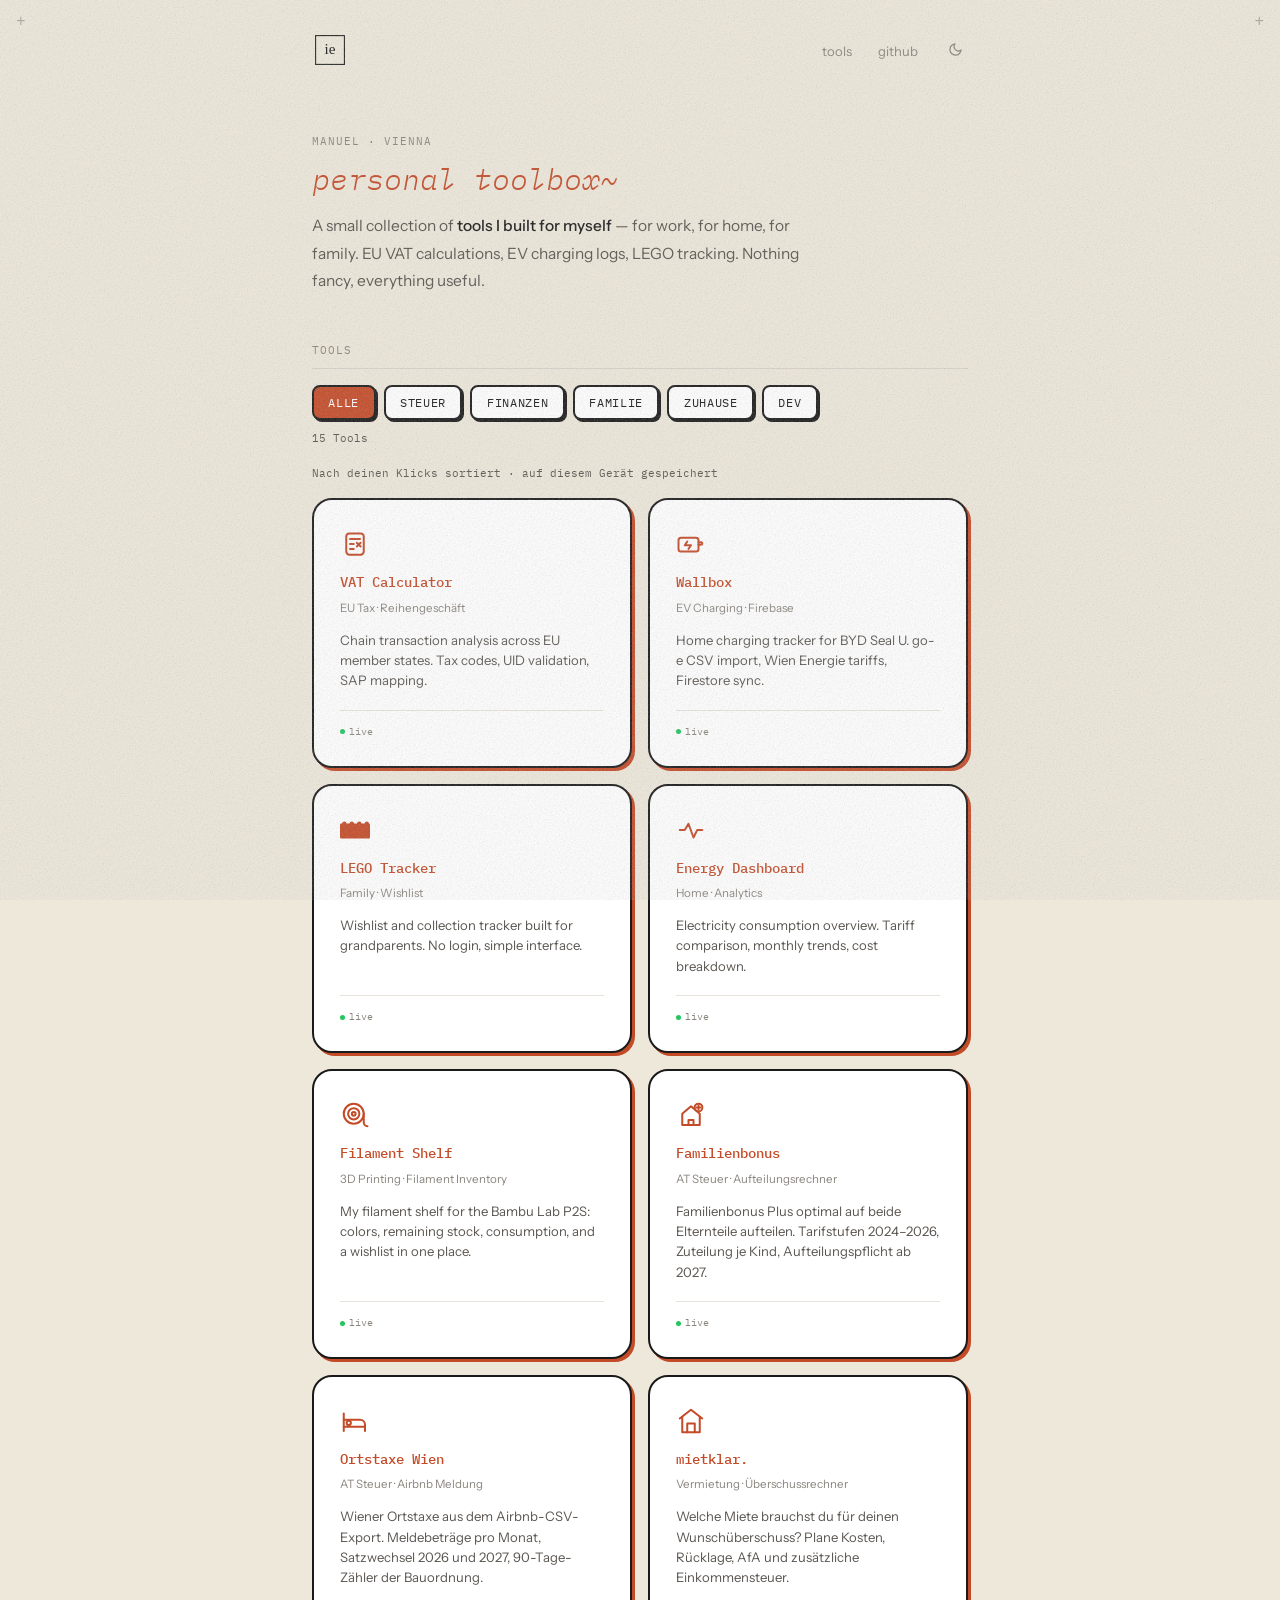
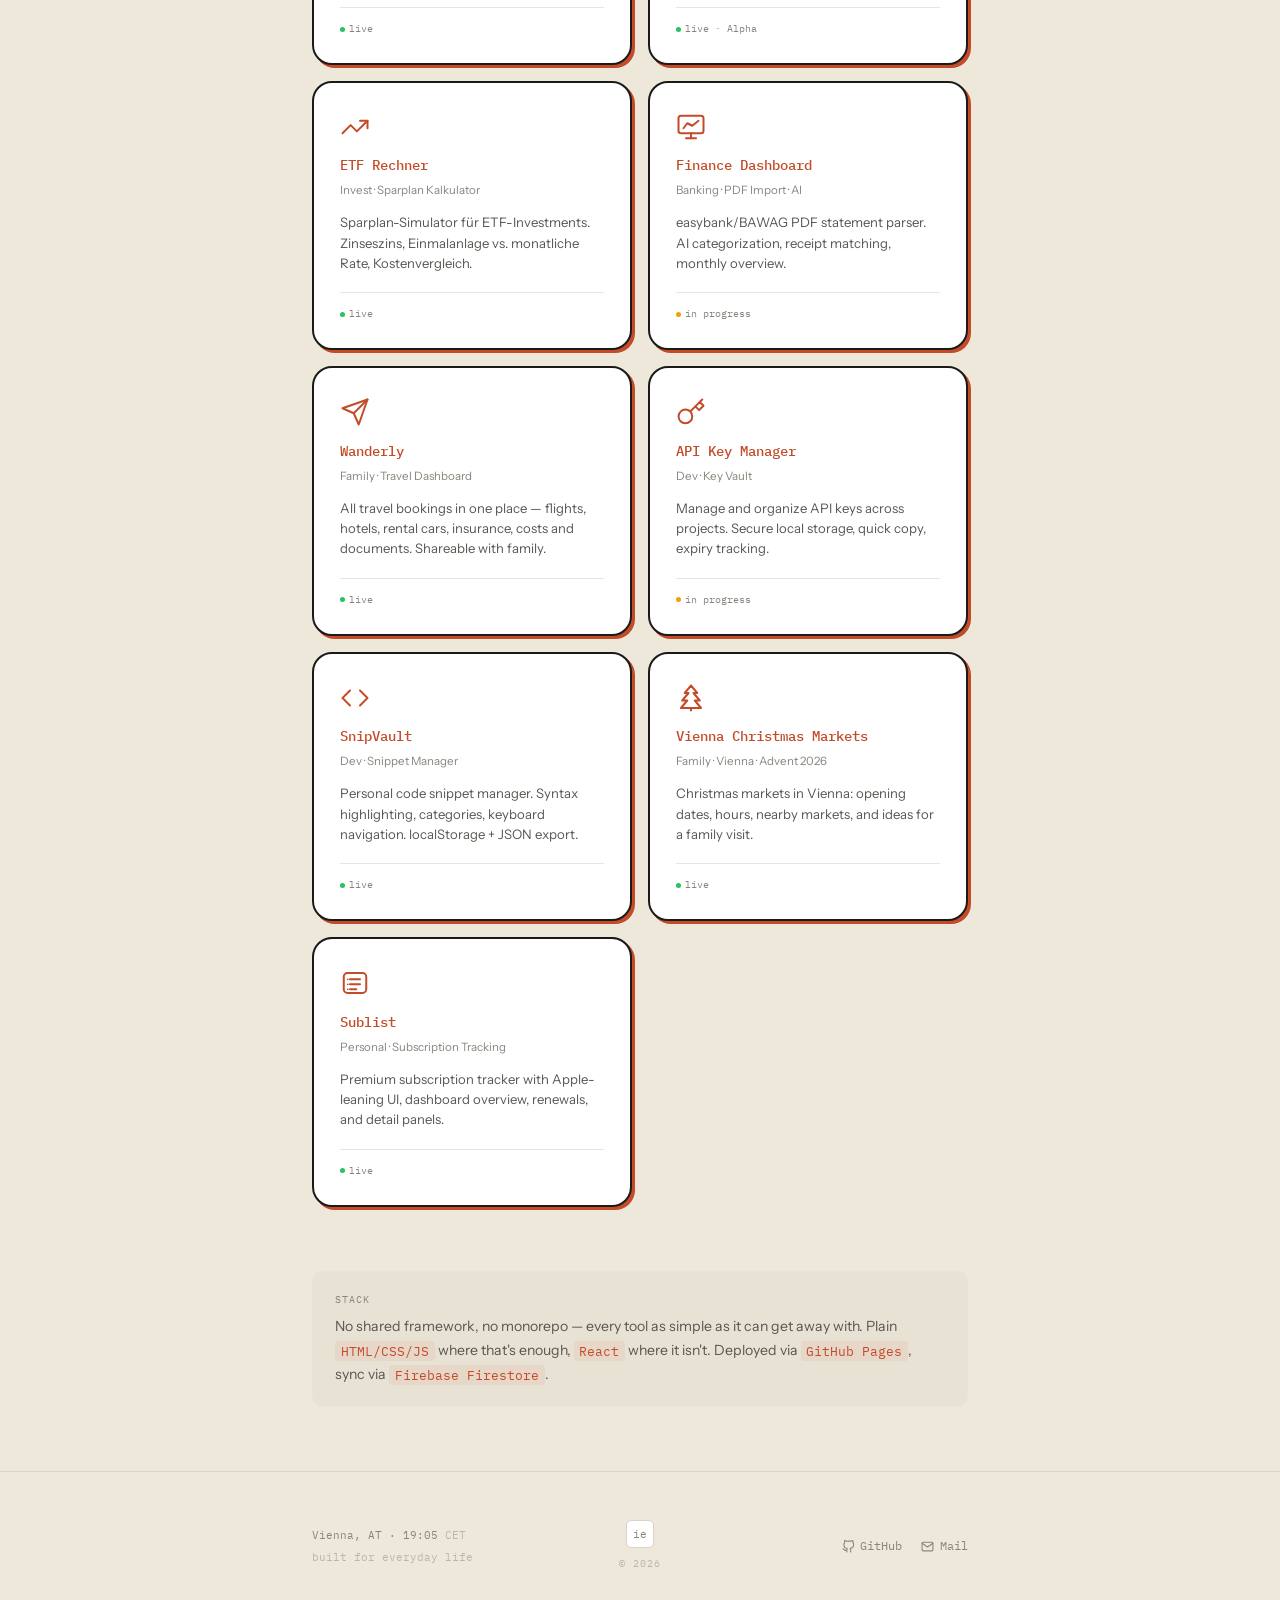
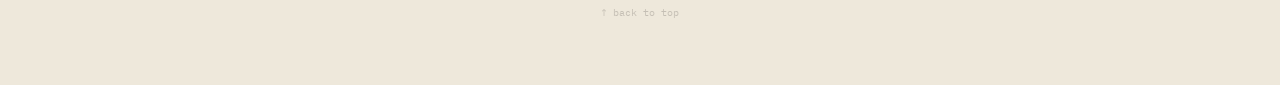
<file: index.html>
<!DOCTYPE html>
<html lang="de" data-theme="light">
<head>
  <meta charset="UTF-8">
  <meta name="viewport" content="width=device-width, initial-scale=1.0">
  <title>manuels toolbox</title>
  <meta name="description" content="Personal toolbox by Manuel, Vienna.">
  <link rel="canonical" href="https://manuel.tools/">

  <!-- Icons — SVG zuerst, PNG als Fallback für Browser ohne SVG-Favicon -->
  <link rel="icon" href="favicon.svg" type="image/svg+xml">
  <link rel="alternate icon" href="apple-touch-icon.png" type="image/png">
  <link rel="apple-touch-icon" href="apple-touch-icon.png">

  <!-- Farbe der Browser-Leiste. Bewusst OHNE media-Query: das Theme hängt an
       data-theme/localStorage und kann von der OS-Einstellung abweichen. Den
       Wert setzen darum Init-Script und toggleTheme() passend zum wirklich
       gerenderten Theme. Muss zu --bg in styles.css passen. -->
  <meta name="theme-color" content="#eee8db">

  <!-- Link-Vorschau (WhatsApp, iMessage, Slack …). Das Bild ist 540×540,
       also quadratisch — deshalb summary und nicht summary_large_image. -->
  <meta property="og:type" content="website">
  <meta property="og:url" content="https://manuel.tools/">
  <meta property="og:title" content="manuels toolbox">
  <meta property="og:description" content="Personal toolbox by Manuel, Vienna.">
  <meta property="og:image" content="https://manuel.tools/apple-touch-icon.png">
  <meta property="og:image:alt" content="ie — Monogramm">
  <meta name="twitter:card" content="summary">

  <!-- 1. Dark Mode Init — MUSS vor CSS kommen, blocking -->
  <script>
    (function() {
      var saved;
      try { saved = localStorage.getItem('theme'); } catch(e) {}
      if (!saved) saved = window.matchMedia('(prefers-color-scheme: dark)').matches ? 'dark' : 'light';
      document.documentElement.setAttribute('data-theme', saved);
      var meta = document.querySelector('meta[name="theme-color"]');
      if (meta) meta.setAttribute('content', saved === 'dark' ? '#1e2024' : '#eee8db');
    })();
  </script>
  <!-- 2. Fonts -->
  <link rel="preconnect" href="https://fonts.googleapis.com">
  <link rel="preconnect" href="https://fonts.gstatic.com" crossorigin>
  <link href="https://fonts.googleapis.com/css2?family=IBM+Plex+Mono:ital,wght@0,300;0,400;0,500;1,300&family=Instrument+Sans:wght@400;500;600&display=swap" rel="stylesheet">
  <!-- 3. CSS -->
  <link rel="stylesheet" href="styles.css?v=5">
</head>
<body>

<!-- Grain overlay -->
<svg class="grain" aria-hidden="true">
  <filter id="grain-filter">
    <feTurbulence type="fractalNoise" baseFrequency="0.68" numOctaves="3" stitchTiles="stitch"/>
    <feColorMatrix type="saturate" values="0"/>
  </filter>
  <rect width="100%" height="100%" filter="url(#grain-filter)"/>
</svg>

<!-- Crop marks -->
<span class="crop-mark tl" aria-hidden="true">+</span>
<span class="crop-mark tr" aria-hidden="true">+</span>

<div class="container">
  <header>
    <nav>
      <a href="/" class="site-logo-link" aria-label="ieeks home">
        <svg width="36" height="36" viewBox="0 0 100 100" aria-hidden="true" class="site-logo-svg">
          <rect x="10" y="10" width="80" height="80" fill="none" stroke="currentColor" stroke-width="3"/>
          <text x="50" y="62" text-anchor="middle" font-size="42" fill="currentColor" font-family="serif">ie</text>
        </svg>
      </a>
      <ul class="nav-right">
        <li><a href="#tools">tools</a></li>
        <li><a href="https://github.com/ieeks" target="_blank" rel="noreferrer">github</a></li>
        <li>
          <button aria-label="Theme wechseln" class="theme-toggle" onclick="toggleTheme()">
            <svg class="icon-moon" width="15" height="15" fill="none" stroke="currentColor" stroke-width="2" viewBox="0 0 24 24" aria-hidden="true">
              <path d="M21 12.79A9 9 0 1111.21 3 7 7 0 0021 12.79z" stroke-linecap="round" stroke-linejoin="round"/>
            </svg>
            <svg class="icon-sun" width="15" height="15" fill="none" stroke="currentColor" stroke-width="2" viewBox="0 0 24 24" aria-hidden="true">
              <circle cx="12" cy="12" r="5"/>
              <path d="M12 1v2M12 21v2M4.22 4.22l1.42 1.42M18.36 18.36l1.42 1.42M1 12h2M21 12h2M4.22 19.78l1.42-1.42M18.36 5.64l1.42-1.42" stroke-linecap="round"/>
            </svg>
          </button>
        </li>
      </ul>
    </nav>
  </header>

  <section class="intro">
    <div class="intro-eyebrow">MANUEL · VIENNA</div>
    <h1 class="intro-heading" id="scramble-heading" data-scramble data-text="personal toolbox~">personal toolbox~</h1>
    <p class="intro-bio">A small collection of <strong>tools I built for myself</strong> — for work, for home, for family. EU VAT calculations, EV charging logs, LEGO tracking. Nothing fancy, everything useful.</p>
  </section>

  <section class="tools-section" id="tools">
    <h2 class="section-label">Tools</h2>
    <div class="tool-filters" role="group" aria-label="Tools filtern">
      <button type="button" data-filter="all" aria-pressed="true">Alle</button>
      <button type="button" data-filter="tax" aria-pressed="false">Steuer</button>
      <button type="button" data-filter="money" aria-pressed="false">Finanzen</button>
      <button type="button" data-filter="family" aria-pressed="false">Familie</button>
      <button type="button" data-filter="home" aria-pressed="false">Zuhause</button>
      <button type="button" data-filter="dev" aria-pressed="false">Dev</button>
    </div>
    <p class="tool-count" id="tool-count" aria-live="polite"></p>
    <p class="tool-count">Nach deinen Klicks sortiert · auf diesem Gerät gespeichert</p>
    <div class="tools-grid" id="tools-grid">

      <a class="tool-card" data-cat="tax" href="https://manuel.tools/eu-vat-reihengeschaeftrechner/" target="_blank" rel="noreferrer">
        <span class="tool-icon" aria-hidden="true">
          <svg width="30" height="30" viewBox="0 0 24 24" fill="none" stroke="currentColor" stroke-width="1.6" stroke-linecap="round" stroke-linejoin="round">
            <rect x="5" y="3.5" width="14" height="17" rx="2.5"/>
            <line x1="8" y1="8" x2="16" y2="8"/>
            <line x1="8" y1="12" x2="11" y2="12"/>
            <line x1="13.5" y1="11" x2="16.5" y2="14"/>
            <line x1="16.5" y1="11" x2="13.5" y2="14"/>
            <line x1="8" y1="16" x2="11" y2="16"/>
          </svg>
        </span>
        <h3 class="tool-name">VAT Calculator</h3>
        <div class="tool-type">EU Tax · Reihengeschäft</div>
        <div class="tool-desc">Chain transaction analysis across EU member states. Tax codes, UID validation, SAP mapping.</div>
        <div class="tool-footer">
          <span class="tool-status status-live"><span class="dot live"></span><b>live</b></span>
          <span class="tool-arrow" aria-hidden="true">↗</span>
        </div>
      </a>

      <a class="tool-card" data-cat="home" href="https://manuel.tools/wallbox/" target="_blank" rel="noreferrer">
        <span class="tool-icon" aria-hidden="true">
          <svg width="30" height="30" viewBox="0 0 24 24" fill="none" stroke="currentColor" stroke-width="1.6" stroke-linecap="round" stroke-linejoin="round">
            <rect x="2" y="7" width="16" height="11" rx="2"/>
            <path d="M18 10.5h2a1 1 0 010 2h-2"/>
            <path d="M9 10l-2 3h5l-2 3"/>
          </svg>
        </span>
        <h3 class="tool-name">Wallbox</h3>
        <div class="tool-type">EV Charging · Firebase</div>
        <div class="tool-desc">Home charging tracker for BYD Seal U. go-e CSV import, Wien Energie tariffs, Firestore sync.</div>
        <div class="tool-footer">
          <span class="tool-status status-live"><span class="dot live"></span><b>live</b></span>
          <span class="tool-arrow" aria-hidden="true">↗</span>
        </div>
      </a>

      <a class="tool-card" data-cat="family" href="https://manuel.tools/lego-tracker/" target="_blank" rel="noreferrer">
        <span class="tool-icon" aria-hidden="true">
          <svg fill="none" height="17" viewBox="0 0 28 16" width="30" xmlns="http://www.w3.org/2000/svg">
            <rect fill="currentColor" height="14" rx="1" width="28" x="0" y="2" />
            <circle cx="4"  cy="2" fill="currentColor" r="2" />
            <circle cx="11" cy="2" fill="currentColor" r="2" />
            <circle cx="18" cy="2" fill="currentColor" r="2" />
            <circle cx="25" cy="2" fill="currentColor" r="2" />
            <circle cx="4"  cy="7" fill="currentColor" opacity="0.3" r="2" />
            <circle cx="11" cy="7" fill="currentColor" opacity="0.3" r="2" />
            <circle cx="18" cy="7" fill="currentColor" opacity="0.3" r="2" />
            <circle cx="25" cy="7" fill="currentColor" opacity="0.3" r="2" />
          </svg>
        </span>
        <h3 class="tool-name">LEGO Tracker</h3>
        <div class="tool-type">Family · Wishlist</div>
        <div class="tool-desc">Wishlist and collection tracker built for grandparents. No login, simple interface.</div>
        <div class="tool-footer">
          <span class="tool-status status-live"><span class="dot live"></span><b>live</b></span>
          <span class="tool-arrow" aria-hidden="true">↗</span>
        </div>
      </a>

      <a class="tool-card" data-cat="home" href="https://manuel.tools/gmail-pdf-sync/" target="_blank" rel="noreferrer">
        <span class="tool-icon" aria-hidden="true">
          <svg width="30" height="30" viewBox="0 0 24 24" fill="none" stroke="currentColor" stroke-width="1.6" stroke-linecap="round" stroke-linejoin="round">
            <polyline points="3 12 7 12 10 7 14 18 17 12 21 12"/>
          </svg>
        </span>
        <h3 class="tool-name">Energy Dashboard</h3>
        <div class="tool-type">Home · Analytics</div>
        <div class="tool-desc">Electricity consumption overview. Tariff comparison, monthly trends, cost breakdown.</div>
        <div class="tool-footer">
          <span class="tool-status status-live"><span class="dot live"></span><b>live</b></span>
          <span class="tool-arrow" aria-hidden="true">↗</span>
        </div>
      </a>

      <a class="tool-card" data-cat="home" href="https://manuel.tools/filament-shelf/" target="_blank" rel="noreferrer">
        <span class="tool-icon" aria-hidden="true">
          <svg width="30" height="30" viewBox="0 0 24 24" fill="none" stroke="currentColor" stroke-width="1.6" stroke-linecap="round" stroke-linejoin="round">
            <circle cx="11" cy="11" r="8"/>
            <circle cx="11" cy="11" r="4.5"/>
            <circle cx="11" cy="11" r="1.5"/>
            <path d="M19 11v7a3 3 0 0 0 3 3"/>
          </svg>
        </span>
        <h3 class="tool-name">Filament Shelf</h3>
        <div class="tool-type">3D Printing · Filament Inventory</div>
        <div class="tool-desc">My filament shelf for the Bambu Lab P2S: colors, remaining stock, consumption, and a wishlist in one place.</div>
        <div class="tool-footer">
          <span class="tool-status status-live"><span class="dot live"></span><b>live</b></span>
          <span class="tool-arrow" aria-hidden="true">↗</span>
        </div>
      </a>

      <a class="tool-card" data-cat="tax family" href="https://manuel.tools/familienbonus/" target="_blank" rel="noreferrer">
        <span class="tool-icon" aria-hidden="true">
          <svg width="30" height="30" viewBox="0 0 24 24" fill="none" stroke="currentColor" stroke-width="1.6" stroke-linecap="round" stroke-linejoin="round">
            <path d="M5 20V11l7-6 7 6v9Z"/>
            <path d="M10 20v-4h4v4"/>
            <circle cx="18" cy="6" r="3.1"/>
            <path d="M18 4.5v3M16.5 6h3"/>
          </svg>
        </span>
        <h3 class="tool-name">Familienbonus</h3>
        <div class="tool-type">AT Steuer · Aufteilungsrechner</div>
        <div class="tool-desc">Familienbonus Plus optimal auf beide Elternteile aufteilen. Tarifstufen 2024–2026, Zuteilung je Kind, Aufteilungspflicht ab 2027.</div>
        <div class="tool-footer">
          <span class="tool-status status-live"><span class="dot live"></span><b>live</b></span>
          <span class="tool-arrow" aria-hidden="true">↗</span>
        </div>
      </a>

      <a class="tool-card" data-cat="tax money" href="https://manuel.tools/ortstaxe-wien/" target="_blank" rel="noreferrer">
        <span class="tool-icon" aria-hidden="true">
          <svg width="30" height="30" viewBox="0 0 24 24" fill="none" stroke="currentColor" stroke-width="1.6" stroke-linecap="round" stroke-linejoin="round">
            <path d="M3 20V6"/>
            <path d="M3 11h13a4 4 0 0 1 4 4v5"/>
            <path d="M3 16.5h17"/>
            <circle cx="7" cy="13.5" r="1.7"/>
          </svg>
        </span>
        <h3 class="tool-name">Ortstaxe Wien</h3>
        <div class="tool-type">AT Steuer · Airbnb Meldung</div>
        <div class="tool-desc">Wiener Ortstaxe aus dem Airbnb-CSV-Export. Meldebeträge pro Monat, Satzwechsel 2026 und 2027, 90-Tage-Zähler der Bauordnung.</div>
        <div class="tool-footer">
          <span class="tool-status status-live"><span class="dot live"></span><b>live</b></span>
          <span class="tool-arrow" aria-hidden="true">↗</span>
        </div>
      </a>

      <a class="tool-card" data-cat="tax money" href="https://manuel.tools/mietklar/" target="_blank" rel="noreferrer">
        <span class="tool-icon" aria-hidden="true">
          <svg width="30" height="30" viewBox="0 0 24 24" fill="none" stroke="currentColor" stroke-width="1.6" stroke-linecap="round" stroke-linejoin="round">
            <path d="M3 10l9-7 9 7"/>
            <path d="M5 9v12h14V9"/>
            <path d="M9 21v-7h6v7"/>
          </svg>
        </span>
        <h3 class="tool-name">mietklar.</h3>
        <div class="tool-type">Vermietung · Überschussrechner</div>
        <div class="tool-desc">Welche Miete brauchst du für deinen Wunschüberschuss? Plane Kosten, Rücklage, AfA und zusätzliche Einkommensteuer.</div>
        <div class="tool-footer">
          <span class="tool-status status-live"><span class="dot live"></span><b>live · Alpha</b></span>
          <span class="tool-arrow" aria-hidden="true">↗</span>
        </div>
      </a>

      <a class="tool-card" data-cat="money" href="https://manuel.tools/etf-rechner/" target="_blank" rel="noreferrer">
        <span class="tool-icon" aria-hidden="true">
          <svg width="30" height="30" viewBox="0 0 24 24" fill="none" stroke="currentColor" stroke-width="1.6" stroke-linecap="round" stroke-linejoin="round">
            <polyline points="22 7 13.5 15.5 8.5 10.5 2 17"/>
            <polyline points="16 7 22 7 22 13"/>
          </svg>
        </span>
        <h3 class="tool-name">ETF Rechner</h3>
        <div class="tool-type">Invest · Sparplan Kalkulator</div>
        <div class="tool-desc">Sparplan-Simulator für ETF-Investments. Zinseszins, Einmalanlage vs. monatliche Rate, Kostenvergleich.</div>
        <div class="tool-footer">
          <span class="tool-status status-live"><span class="dot live"></span><b>live</b></span>
          <span class="tool-arrow" aria-hidden="true">↗</span>
        </div>
      </a>

      <a class="tool-card" data-cat="money" href="https://manuel.tools/finance-dashboard/" target="_blank" rel="noreferrer">
        <span class="tool-icon" aria-hidden="true">
          <svg width="30" height="30" viewBox="0 0 24 24" fill="none" stroke="currentColor" stroke-width="1.6" stroke-linecap="round" stroke-linejoin="round">
            <rect x="2" y="3" width="20" height="14" rx="2"/>
            <line x1="8" y1="21" x2="16" y2="21"/>
            <line x1="12" y1="17" x2="12" y2="21"/>
            <polyline points="6 13 9 9 13 11 18 7"/>
          </svg>
        </span>
        <h3 class="tool-name">Finance Dashboard</h3>
        <div class="tool-type">Banking · PDF Import · AI</div>
        <div class="tool-desc">easybank/BAWAG PDF statement parser. AI categorization, receipt matching, monthly overview.</div>
        <div class="tool-footer">
          <span class="tool-status status-wip"><span class="dot wip"></span><b>in progress</b></span>
          <span class="tool-arrow" aria-hidden="true">↗</span>
        </div>
      </a>

      <a class="tool-card" data-cat="family" href="https://manuel.tools/wanderly/" target="_blank" rel="noreferrer">
        <span class="tool-icon" aria-hidden="true">
          <svg width="30" height="30" viewBox="0 0 24 24" fill="none" stroke="currentColor" stroke-width="1.6" stroke-linecap="round" stroke-linejoin="round">
            <path d="M22 2L11 13"/>
            <path d="M22 2L15 22 11 13 2 9l20-7z"/>
          </svg>
        </span>
        <h3 class="tool-name">Wanderly</h3>
        <div class="tool-type">Family · Travel Dashboard</div>
        <div class="tool-desc">All travel bookings in one place — flights, hotels, rental cars, insurance, costs and documents. Shareable with family.</div>
        <div class="tool-footer">
          <span class="tool-status status-live"><span class="dot live"></span><b>live</b></span>
          <span class="tool-arrow" aria-hidden="true">↗</span>
        </div>
      </a>

      <a class="tool-card" data-cat="dev" href="https://manuel.tools/apikey-app/" target="_blank" rel="noreferrer">
        <span class="tool-icon" aria-hidden="true">
          <svg width="30" height="30" viewBox="0 0 24 24" fill="none" stroke="currentColor" stroke-width="1.6" stroke-linecap="round" stroke-linejoin="round">
            <path d="M21 2l-2 2m-7.61 7.61a5.5 5.5 0 1 1-7.778 7.778 5.5 5.5 0 0 1 7.777-7.777zm0 0L15.5 7.5m0 0l3 3L22 7l-3-3m-3.5 3.5L19 4"/>
          </svg>
        </span>
        <h3 class="tool-name">API Key Manager</h3>
        <div class="tool-type">Dev · Key Vault</div>
        <div class="tool-desc">Manage and organize API keys across projects. Secure local storage, quick copy, expiry tracking.</div>
        <div class="tool-footer">
          <span class="tool-status status-wip"><span class="dot wip"></span><b>in progress</b></span>
          <span class="tool-arrow" aria-hidden="true">↗</span>
        </div>
      </a>

      <a class="tool-card" data-cat="dev" href="https://manuel.tools/snipvault/" target="_blank" rel="noreferrer">
        <span class="tool-icon" aria-hidden="true">
          <svg width="30" height="30" viewBox="0 0 24 24" fill="none" stroke="currentColor" stroke-width="1.6" stroke-linecap="round" stroke-linejoin="round">
            <polyline points="16 18 22 12 16 6"/>
            <polyline points="8 6 2 12 8 18"/>
          </svg>
        </span>
        <h3 class="tool-name">SnipVault</h3>
        <div class="tool-type">Dev · Snippet Manager</div>
        <div class="tool-desc">Personal code snippet manager. Syntax highlighting, categories, keyboard navigation. localStorage + JSON export.</div>
        <div class="tool-footer">
          <span class="tool-status status-live"><span class="dot live"></span><b>live</b></span>
          <span class="tool-arrow" aria-hidden="true">↗</span>
        </div>
      </a>

      <a class="tool-card" data-cat="family" href="https://manuel.tools/xmas/" target="_blank" rel="noreferrer">
        <span class="tool-icon" aria-hidden="true">
          <svg width="30" height="30" viewBox="0 0 24 24" fill="none" stroke="currentColor" stroke-width="1.6" stroke-linecap="round" stroke-linejoin="round">
            <path d="M12 2 7 8h3l-5 6h4l-5 6h16l-5-6h4l-5-6h3L12 2Z"/>
            <path d="M12 20v2"/>
          </svg>
        </span>
        <h3 class="tool-name">Vienna Christmas Markets</h3>
        <div class="tool-type">Family · Vienna · Advent 2026</div>
        <div class="tool-desc">Christmas markets in Vienna: opening dates, hours, nearby markets, and ideas for a family visit.</div>
        <div class="tool-footer">
          <span class="tool-status status-live"><span class="dot live"></span><b>live</b></span>
          <span class="tool-arrow" aria-hidden="true">↗</span>
        </div>
      </a>

      <a class="tool-card" data-cat="money" href="https://manuel.tools/sublist-web/" target="_blank" rel="noreferrer">
        <span class="tool-icon" aria-hidden="true">
          <svg width="30" height="30" viewBox="0 0 24 24" fill="none" stroke="currentColor" stroke-width="1.6" stroke-linecap="round" stroke-linejoin="round">
            <rect x="3" y="4" width="18" height="16" rx="3"/>
            <line x1="8" y1="9" x2="16" y2="9"/>
            <line x1="8" y1="13" x2="16" y2="13"/>
            <line x1="8" y1="17" x2="13" y2="17"/>
            <circle cx="6.2" cy="9" r="0.7" fill="currentColor" stroke="none"/>
            <circle cx="6.2" cy="13" r="0.7" fill="currentColor" stroke="none"/>
            <circle cx="6.2" cy="17" r="0.7" fill="currentColor" stroke="none"/>
          </svg>
        </span>
        <h3 class="tool-name">Sublist</h3>
        <div class="tool-type">Personal · Subscription Tracking</div>
        <div class="tool-desc">Premium subscription tracker with Apple-leaning UI, dashboard overview, renewals, and detail panels.</div>
        <div class="tool-footer">
          <span class="tool-status status-live"><span class="dot live"></span><b>live</b></span>
          <span class="tool-arrow" aria-hidden="true">↗</span>
        </div>
      </a>

    </div>
  </section>

  <div class="stack-block">
    <h2 class="stack-label">Stack</h2>
    <p>No shared framework, no monorepo — every tool as simple as it can get away with. Plain <code>HTML/CSS/JS</code> where that's enough, <code>React</code> where it isn't. Deployed via <code>GitHub Pages</code>, sync via <code>Firebase Firestore</code>.</p>
  </div>
</div>

<footer>
  <div class="container">
    <div class="footer-grid">
      <div class="footer-left">
        <span>Vienna, AT · <span id="current-time">--:--</span> <span id="current-tz">CET</span></span>
        <span>built for everyday life</span>
      </div>
      <div class="footer-center">
        <div class="monogram" aria-hidden="true">ie</div>
        <span class="footer-copy">© <span id="current-year">2026</span></span>
      </div>
      <div class="footer-right">
        <a href="https://github.com/ieeks" target="_blank" rel="noreferrer">
          <svg class="footer-icon" width="13" height="13" fill="none" stroke="currentColor" stroke-width="2" viewBox="0 0 24 24" aria-hidden="true">
            <path d="M9 19c-5 1.5-5-2.5-7-3m14 6v-3.87a3.37 3.37 0 00-.94-2.61c3.14-.35 6.44-1.54 6.44-7A5.44 5.44 0 0020 4.77 5.07 5.07 0 0019.91 1S18.73.65 16 2.48a13.38 13.38 0 00-7 0C6.27.65 5.09 1 5.09 1A5.07 5.07 0 005 4.77a5.44 5.44 0 00-1.5 3.78c0 5.42 3.3 6.61 6.44 7A3.37 3.37 0 009 18.13V22" stroke-linecap="round" stroke-linejoin="round"/>
          </svg>
          GitHub
        </a>
        <a href="mailto:hi@ieeks.at">
          <svg class="footer-icon" width="13" height="13" fill="none" stroke="currentColor" stroke-width="2" viewBox="0 0 24 24" aria-hidden="true">
            <path d="M4 4h16c1.1 0 2 .9 2 2v12c0 1.1-.9 2-2 2H4c-1.1 0-2-.9-2-2V6c0-1.1.9-2 2-2z" stroke-linecap="round" stroke-linejoin="round"/>
            <path d="M22 6l-10 7L2 6" stroke-linecap="round" stroke-linejoin="round"/>
          </svg>
          Mail
        </a>
      </div>
    </div>
    <a class="back-to-top" href="#">↑ back to top</a>
  </div>
</footer>

<script src="script.js?v=6"></script>
</body>
</html>
</file>
<file: styles.css>
:root {
  --bg: #eee8db;
  --bg-warm: #e8e2d5;
  --bg-card: #ffffff;
  --text: #1a1a1a;
  --text-secondary: #5a5550;
  --text-tertiary: #8a847d;
  --border: #d8d2ca;
  --border-light: #e8e3dc;
  /* Harte Kontur der Kacheln/Pills — nicht identisch mit --text, weil sie
     in Dark Mode gedämpft bleibt statt auf die helle Textfarbe zu springen. */
  --border-hard: #1a1a1a;
  --accent: #c44b28;
  --accent-soft: rgba(196, 75, 40, 0.07);
  --accent-border: rgba(196, 75, 40, 0.22);
  /* Textfarbe auf accent-gefüllten Flächen (Filter-Pill aktiv) */
  --on-accent: #ffffff;
  --ink: #2c2926;
  --sans: "Instrument Sans", system-ui, sans-serif;
  --mono: "IBM Plex Mono", monospace;
  --max-width: 720px;
  --radius-card: 20px;
  --t: 0.18s ease;
}

[data-theme="dark"] {
  --bg: #1e2024;
  --bg-warm: #23272d;
  --bg-card: #32363d;
  --text: #e0ddd8;
  --text-secondary: #a8a29e;
  --text-tertiary: #8a847d;
  --border: #3e4249;
  --border-light: #353940;
  --border-hard: #4a4540;
  --accent: #00d2ff;
  --accent-soft: rgba(0, 210, 255, 0.09);
  --accent-border: rgba(0, 210, 255, 0.25);
  --on-accent: #1e2024;
  --ink: #f6f3f3;
}

*,
*::before,
*::after {
  margin: 0;
  padding: 0;
  box-sizing: border-box;
}

html {
  scroll-behavior: smooth;
  position: relative;
}

body {
  font-family: var(--sans);
  background: var(--bg);
  color: var(--text);
  line-height: 1.65;
  -webkit-font-smoothing: antialiased;
  transition: background var(--t), color var(--t);
}

a {
  color: var(--accent);
  text-decoration: none;
}

::selection {
  background: var(--accent);
  color: var(--on-accent);
}

.container {
  max-width: var(--max-width);
  margin: 0 auto;
  padding: 0 2rem;
}

/* ---- Nav ---- */

header {
  padding: 2rem 0 0;
}

nav {
  display: flex;
  justify-content: space-between;
  align-items: center;
  flex-wrap: wrap;
  gap: 0.5rem;
}

.site-logo-link {
  text-decoration: none;
  color: var(--text);
  transition: color var(--t);
}

.site-logo-link:hover {
  color: var(--text-secondary);
}

.site-logo-svg {
  height: 36px;
  width: 36px;
  display: block;
}

.nav-right {
  display: flex;
  align-items: center;
  gap: 1.6rem;
  list-style: none;
}

.nav-right a {
  font-size: 0.82rem;
  color: var(--text-tertiary);
  transition: color 0.15s;
}

.nav-right a:hover {
  color: var(--text);
}

.theme-toggle {
  background: none;
  border: none;
  cursor: pointer;
  color: var(--text-tertiary);
  padding: 0.3rem;
  display: flex;
  align-items: center;
  transition: color 0.15s;
  border-radius: 6px;
}

.theme-toggle:hover {
  color: var(--text);
}

.theme-toggle svg {
  width: 15px;
  height: 15px;
}

.icon-moon { display: block; }
.icon-sun  { display: none;  }

[data-theme="dark"] .icon-moon { display: none;  }
[data-theme="dark"] .icon-sun  { display: block; }

/* ---- Intro ---- */

.intro {
  padding: 4rem 0 3rem;
}

.intro-eyebrow {
  font-family: var(--mono);
  font-size: 0.7rem;
  color: var(--text-tertiary);
  letter-spacing: 0.09em;
  text-transform: uppercase;
  margin-bottom: 0.75rem;
}

.intro-heading {
  font-family: var(--mono);
  font-size: 1.85rem;
  font-weight: 300;
  font-style: italic;
  color: var(--accent);
  line-height: 1.2;
  margin-bottom: 0.9rem;
  cursor: default;
  display: inline-block;
  user-select: none;
}

.intro-bio {
  font-size: 0.97rem;
  line-height: 1.75;
  color: var(--text-secondary);
  max-width: 500px;
}

.intro-bio strong {
  color: var(--text);
  font-weight: 500;
}

/* ---- Section label ---- */

.section-label {
  font-family: var(--mono);
  font-size: 0.68rem;
  font-weight: 400;
  color: var(--text-tertiary);
  letter-spacing: 0.09em;
  text-transform: uppercase;
  margin-bottom: 1rem;
  padding-bottom: 0.5rem;
  border-bottom: 1px solid var(--border);
}

/* ---- Tool-Filter ---- */

.tool-filters {
  display: flex;
  flex-wrap: wrap;
  gap: 0.5rem;
  margin-bottom: 0.6rem;
}

.tool-filters button {
  font-family: var(--mono);
  font-size: 0.72rem;
  letter-spacing: 0.06em;
  text-transform: uppercase;
  background: var(--bg-card);
  color: var(--text);
  border: 2px solid var(--border-hard);
  border-radius: 8px;
  padding: 0.5rem 0.9rem;
  cursor: pointer;
  box-shadow: 2px 2px 0 var(--border-hard);
  transition: box-shadow 0.15s ease, transform 0.15s ease, background var(--t), color var(--t);
}

.tool-filters button:hover {
  transform: translate(-1px, -1px);
  box-shadow: 3px 3px 0 var(--accent);
}

.tool-filters button:active {
  transform: translate(0, 0);
  box-shadow: 2px 2px 0 var(--accent);
}

.tool-filters button[aria-pressed="true"] {
  background: var(--accent);
  color: var(--on-accent);
}

.tool-filters button:focus-visible {
  outline: 2.5px solid var(--accent);
  outline-offset: 2px;
}

.tool-count {
  font-family: var(--mono);
  font-size: 0.7rem;
  color: var(--text-secondary);
  margin-bottom: 1rem;
}

/* ---- Tool Grid ---- */

.tools-section {
  margin-bottom: 4rem;
}

.tools-grid {
  display: grid;
  grid-template-columns: repeat(2, 1fr);
  gap: 1rem;
}

.tool-card {
  background: var(--bg-card);
  border: 2px solid var(--border-hard);
  box-shadow: 3px 3px 0 var(--accent);
  border-radius: var(--radius-card);
  padding: 1.8rem 1.6rem 1.5rem;
  text-decoration: none;
  color: inherit;
  display: flex;
  flex-direction: column;
  gap: 0.4rem;
  position: relative;
  overflow: hidden;
  transition: box-shadow 0.15s ease, transform 0.15s ease, background var(--t);
  -webkit-tap-highlight-color: transparent;
  animation: card-rise 0.4s cubic-bezier(0.2, 0.7, 0.3, 1) backwards;
  animation-delay: calc(var(--i, 0) * 45ms);
}

@keyframes card-rise {
  from { opacity: 0; transform: translateY(12px); }
  to   { opacity: 1; transform: none; }
}

@media (prefers-reduced-motion: reduce) {
  .tool-card { animation: none; }
}

/* Shine line at top */
.tool-card::after {
  content: '';
  position: absolute;
  top: 0;
  left: 0;
  right: 0;
  height: 1px;
  background: linear-gradient(90deg, transparent, rgba(255, 255, 255, 0.7), transparent);
  pointer-events: none;
}

[data-theme="dark"] .tool-card::after {
  background: linear-gradient(90deg, transparent, rgba(255, 255, 255, 0.07), transparent);
}

.tool-card:hover {
  transform: translate(-1px, -1px);
  box-shadow: 5px 5px 0 var(--accent);
  text-decoration: none;
}

.tool-card:active {
  transform: translate(0, 0);
  box-shadow: 3px 3px 0 var(--accent);
}

.tool-icon {
  display: block;
  width: 30px;
  height: 30px;
  margin-bottom: 0.5rem;
  color: var(--accent);
}

.tool-icon svg {
  width: 100%;
  height: 100%;
}

.tool-name {
  font-family: var(--mono);
  font-size: 0.9rem;
  font-weight: 500;
  color: var(--accent);
  line-height: 1.3;
}

.tool-type {
  font-size: 0.72rem;
  color: var(--text-tertiary);
  font-weight: 400;
}

.tool-desc {
  font-size: 0.82rem;
  color: var(--text-secondary);
  line-height: 1.55;
  margin-top: 0.35rem;
  flex: 1;
}

.tool-footer {
  display: flex;
  align-items: center;
  justify-content: space-between;
  margin-top: 0.8rem;
  padding-top: 0.7rem;
  border-top: 1px solid var(--border-light);
}

.tool-status {
  display: flex;
  align-items: center;
  gap: 0.3rem;
  font-family: var(--mono);
  font-size: 0.62rem;
  color: var(--text-tertiary);
}

.tool-status b {
  font-weight: inherit;
  font-size: inherit;
}

.dot {
  width: 5px;
  height: 5px;
  border-radius: 50%;
  background: var(--text-tertiary);
  flex-shrink: 0;
}

.dot.live { background: #22c55e; }
.dot.wip  { background: #f59e0b; }

.tool-arrow {
  font-size: 0.75rem;
  color: var(--text-tertiary);
  opacity: 0;
  transform: translate(-3px, 3px);
  transition: opacity 0.15s, transform 0.15s;
}

.tool-card:hover .tool-arrow {
  opacity: 1;
  transform: translate(0, 0);
}

/* ---- Stack ---- */

.stack-block {
  padding: 1.2rem 1.4rem;
  background: var(--bg-warm);
  border: 1px solid var(--border-light);
  border-radius: 10px;
  margin-bottom: 4rem;
  transition: background var(--t), border-color var(--t);
}

.stack-label {
  font-family: var(--mono);
  font-size: 0.65rem;
  font-weight: 400;
  color: var(--text-tertiary);
  text-transform: uppercase;
  letter-spacing: 0.09em;
  margin-bottom: 0.45rem;
}

.stack-block p {
  font-size: 0.88rem;
  line-height: 1.7;
  color: var(--text-secondary);
}

.stack-block code {
  font-family: var(--mono);
  font-size: 0.8rem;
  background: var(--accent-soft);
  color: var(--accent);
  padding: 0.1rem 0.35rem;
  border-radius: 3px;
}

/* ---- Footer ---- */

footer {
  margin-top: 2rem;
  border-top: 1px solid var(--border);
  padding: 3rem 0 4rem;
}

.footer-grid {
  display: grid;
  grid-template-columns: 1fr auto 1fr;
  align-items: center;
  gap: 2rem;
  font-family: var(--mono);
  font-size: 0.7rem;
  color: var(--text-tertiary);
}

.footer-left {
  display: flex;
  flex-direction: column;
  gap: 0.25rem;
}

.footer-left span:last-child {
  opacity: 0.5;
}

.footer-center {
  display: flex;
  flex-direction: column;
  align-items: center;
  gap: 0.5rem;
}

.monogram {
  width: 28px;
  height: 28px;
  border: 1px solid var(--border);
  display: flex;
  align-items: center;
  justify-content: center;
  font-size: 0.7rem;
  color: var(--text-tertiary);
  border-radius: 5px;
  background: var(--bg-card);
  font-family: var(--mono);
  transition: background var(--t), border-color var(--t);
}

.footer-copy {
  letter-spacing: 0.1em;
  text-transform: uppercase;
  font-size: 0.6rem;
  opacity: 0.5;
}

.footer-right {
  display: flex;
  justify-content: flex-end;
  align-items: center;
  gap: 1.2rem;
}

.footer-right a {
  color: var(--text-tertiary);
  display: flex;
  align-items: center;
  gap: 0.35rem;
  transition: color 0.15s;
  font-size: 0.75rem;
}

.footer-right a:hover {
  color: var(--accent);
}

.footer-icon {
  width: 13px;
  height: 13px;
}

.back-to-top {
  display: block;
  margin: 2rem auto 0;
  width: max-content;
  font-family: var(--mono);
  font-size: 0.65rem;
  color: var(--text-tertiary);
  opacity: 0.4;
  transition: opacity 0.2s, color 0.2s;
}

.back-to-top:hover {
  opacity: 1;
  color: var(--accent);
}

/* ---- Grain Overlay ---- */

.grain {
  position: fixed;
  inset: 0;
  width: 100%;
  height: 100%;
  pointer-events: none;
  z-index: 999;
  opacity: 0.25;
}

/* ---- Crop Marks ---- */

.crop-mark {
  position: absolute;
  font-family: monospace;
  font-size: 16px;
  line-height: 1;
  opacity: 0.3;
  pointer-events: none;
  z-index: 40;
  color: var(--text);
}

.crop-mark.tl { top: 14px; left: 16px; }
.crop-mark.tr { top: 14px; right: 16px; }

/* ---- Responsive ---- */

@media (max-width: 600px) {
  .footer-grid {
    grid-template-columns: 1fr;
    text-align: center;
    gap: 1.5rem;
  }

  .footer-right {
    justify-content: center;
  }
}

@media (max-width: 520px) {
  .container {
    padding: 0 1.2rem;
  }

  .intro {
    padding: 2.5rem 0 2rem;
  }

  .intro-heading {
    font-size: 1.45rem;
  }

  .tools-grid {
    grid-template-columns: 1fr;
  }

  .tool-card {
    padding: 1.5rem 1.4rem 1.3rem;
  }
}

/* Touch devices and narrow viewports: avoid the full-screen noise filter
   and show cards immediately, including after category changes. */
@media (max-width: 768px), (hover: none) {
  .grain {
    display: none;
  }

  .tool-card {
    animation: none;
  }
}
</file>
